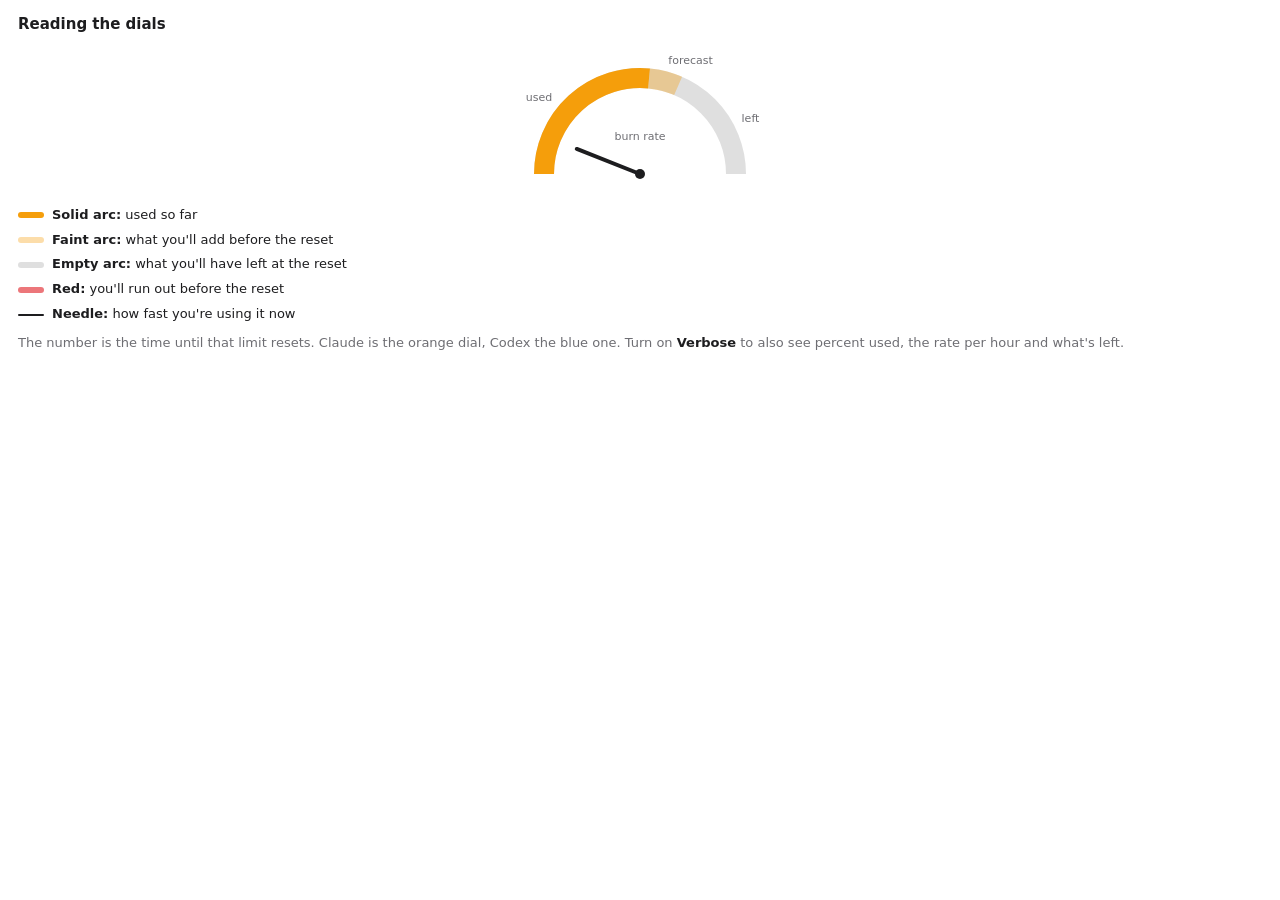
<file: static/menubar-help.html>
<!doctype html>
<html lang="en">
<head>
<meta charset="utf-8">
<meta name="viewport" content="width=device-width, initial-scale=1">
<title>Reading the dials</title>
<style>
  /* Shown in the menu bar's ? popover (380×400). Follows the system appearance. */
  :root { --bg: #ffffff; --ink: #1d1d1f; --muted: #6e6e73; --track: rgba(29, 29, 31, .14);
          --claude: #f59e0b; --warn: #e5484d; color-scheme: light dark; }
  @media (prefers-color-scheme: dark) {
    :root { --bg: #1e1e20; --ink: #f2f2f4; --muted: #a1a1a6; --track: rgba(242, 242, 244, .16); }
  }
  html, body { margin: 0; background: var(--bg); color: var(--ink);
    font: 13px/1.45 -apple-system, system-ui, sans-serif; }
  main { padding: 14px 18px 16px; display: grid; gap: 10px; }
  h1 { font-size: 15px; font-weight: 600; margin: 0; }
  svg { display: block; width: 100%; max-width: 280px; height: auto; margin: 0 auto; }
  svg text { font: 500 11px -apple-system, system-ui, sans-serif; fill: var(--muted); }
  ul { list-style: none; margin: 0; padding: 0; display: grid; gap: 6px; }
  li { display: grid; grid-template-columns: 26px 1fr; gap: 8px; align-items: center; }
  .sw { height: 6px; border-radius: 3px; }
  .used { background: var(--claude); }
  .fc { background: color-mix(in srgb, var(--claude) 35%, transparent); }
  .left { background: var(--track); }
  .over { background: var(--warn); opacity: .75; }
  .needle { height: 2px; background: var(--ink); }
  p { margin: 0; color: var(--muted); }
  b { color: var(--ink); font-weight: 600; }
</style>
</head>
<body>
<main>
  <h1>Reading the dials</h1>
  <svg id="dial" viewBox="0 0 280 150" role="img" aria-label="A dial: 53% used, forecast 63% at the reset, needle low"></svg>
  <ul>
    <li><span class="sw used"></span><span><b>Solid arc:</b> used so far</span></li>
    <li><span class="sw fc"></span><span><b>Faint arc:</b> what you'll add before the reset</span></li>
    <li><span class="sw left"></span><span><b>Empty arc:</b> what you'll have left at the reset</span></li>
    <li><span class="sw over"></span><span><b>Red:</b> you'll run out before the reset</span></li>
    <li><span class="sw needle"></span><span><b>Needle:</b> how fast you're using it now</span></li>
  </ul>
  <p>The number is the time until that limit resets. Claude is the orange dial, Codex the blue one. Turn on <b>Verbose</b> to also see percent used, the rate per hour and what's left.</p>
</main>
<script>
  // Same geometry as the menu bar, scaled up: 53% used, 63% forecast, slow needle.
  const cx = 140, cy = 128, r = 96, sw = 20, used = 53, fc = 63, frac = 0.12;
  const pt = (p, rr = r) => { const a = Math.PI * (1 - p / 100); return [cx + Math.cos(a) * rr, cy - Math.sin(a) * rr]; };
  const arc = (p0, p1) => { const [x0, y0] = pt(p0), [x1, y1] = pt(p1); return `M${x0} ${y0} A${r} ${r} 0 0 1 ${x1} ${y1}`; };
  const a = Math.PI * (1 - frac), nl = r - sw - 8;
  const label = (p, text, anchor) => { const [x, y] = pt(p, r + 18); return `<text x="${x}" y="${y}" text-anchor="${anchor}">${text}</text>`; };
  document.getElementById("dial").innerHTML = `
    <path d="${arc(0, 100)}" fill="none" stroke="var(--track)" stroke-width="${sw}"/>
    <path d="${arc(used, fc)}" fill="none" stroke="var(--claude)" stroke-opacity=".35" stroke-width="${sw}"/>
    <path d="${arc(0, used)}" fill="none" stroke="var(--claude)" stroke-width="${sw}"/>
    <line x1="${cx}" y1="${cy}" x2="${cx + Math.cos(a) * nl}" y2="${cy - Math.sin(a) * nl}" stroke="var(--ink)" stroke-width="4" stroke-linecap="round"/>
    <circle cx="${cx}" cy="${cy}" r="5" fill="var(--ink)"/>
    ${label(22, "used", "end")}${label(58, "forecast", "start")}${label(85, "left", "start")}
    <text x="${cx}" y="${cy - 34}" text-anchor="middle">burn rate</text>`;
</script>
</body>
</html>
</file>
